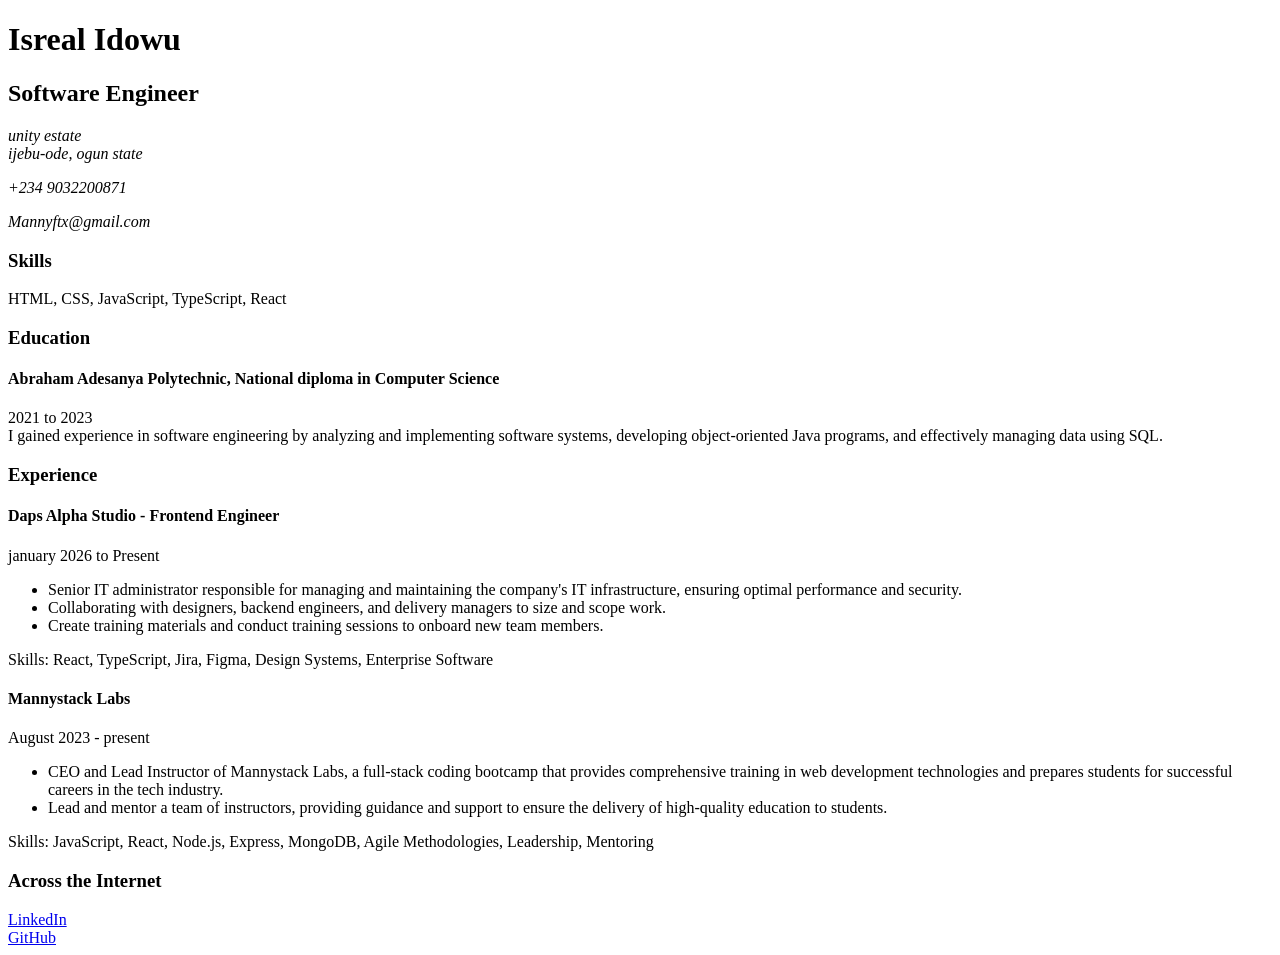
<file: Frontend projects/01-single-page-cv/index.html>
<!DOCTYPE html>
<html lang="en">
  <head>
    <meta charset="UTF-8" />
    <meta name="viewport" content="width=device-width, initial-scale=1.0" />
    <title>Isreal Idowu - Software Engineer</title>
    <!-- SEO Meta Tags -->
    <meta name="description" content="Single Page CV of Isreal Idowu, a Software Engineer." />
    <meta name="keywords" content="Frontend Developer, HTML, CSS, JavaScript, Resume, Web Development" />
    <meta name="author" content="Isreal Idowu" />
    <!-- Open Graph Meta Tags -->
    <meta property="og:title" content="Isreal Idowu - Software Engineer" />
    <meta property="og:description" content="Single Page CV of Isreal Idowu, a Software Engineer." />
    <meta property="og:image" content="https://Mannystack.com/og-image.jpg" />
    <meta property="og:type" content="website" />
    <meta property="og:url" content="https://Mannystack.com" />
    <!-- Favicon -->
    <link rel="icon" href="https://Mannystack.com/favicon.ico" type="image/x-icon" />
  </head>

  <body>
    <header>
      <h1>Isreal Idowu</h1>
      <h2>Software Engineer</h2>
      <div class="contact-info">
        <address>
          unity estate<br />
          ijebu-ode, ogun state<br />
          <p>+234 9032200871</p>
          <p>Mannyftx@gmail.com</p>
        </address>
      </div>
    </header>

    <main>
      <section class="skills">
        <h3 class="section-title">Skills</h3>
        <p>
          HTML, CSS, JavaScript, TypeScript, React
        </p>
      </section>

      <section class="education">
        <h3 class="section-title">Education</h3>
        <h4>Abraham Adesanya Polytechnic, National diploma in Computer Science</h4>
        <p>
           2021 to 2023<br />
          I gained experience in software engineering by analyzing and
          implementing software systems, developing object-oriented Java
          programs, and effectively managing data using SQL.
        </p>
      </section>

      <section class="experience">
        <h3 class="section-title">Experience</h3>
        <article>
          <h4>Daps Alpha Studio - Frontend Engineer</h4>
          <p>january 2026 to Present</p>
          <ul>
            <li>
             Senior IT administrator responsible for managing and maintaining the company's IT infrastructure, ensuring optimal performance and security.
            </li>
            <li>
              Collaborating with designers, backend engineers, and delivery
              managers to size and scope work.
            </li>
            <li>
              Create training materials and conduct training sessions to onboard
              new team members.
            </li>
          </ul>
          <p>
            Skills: React, TypeScript, Jira, Figma, Design Systems, Enterprise
            Software
          </p>
        </article>

        <article>
          <h4>Mannystack Labs</h4>
          <p>August 2023 - present</p>
          <ul>
            <li>
              CEO and Lead Instructor of Mannystack Labs, a full-stack coding bootcamp that provides comprehensive training in web development technologies and prepares students for successful careers in the tech industry.
            </li>
            <li>
              Lead and mentor a team of instructors, providing guidance and support to ensure the delivery of high-quality education to students.
            </li>
          </ul>
          <p>
            Skills: JavaScript, React, Node.js, Express, MongoDB, Agile
            Methodologies, Leadership, Mentoring
          </p>
        </article>
      </section>

      <section class="internet">
        <h3 class="section-title">Across the Internet</h3>
        <a href="https://www.linkedin.com/in/idowu-israel-02a439315?utm_source=share_via&utm_content=profile&utm_medium=member_ios">LinkedIn</a><br />
        <a href="https://github.com/Anovenom/Anovemon">GitHub</a><br />
      </section>
    </main>
  </body>
</html>
</file>
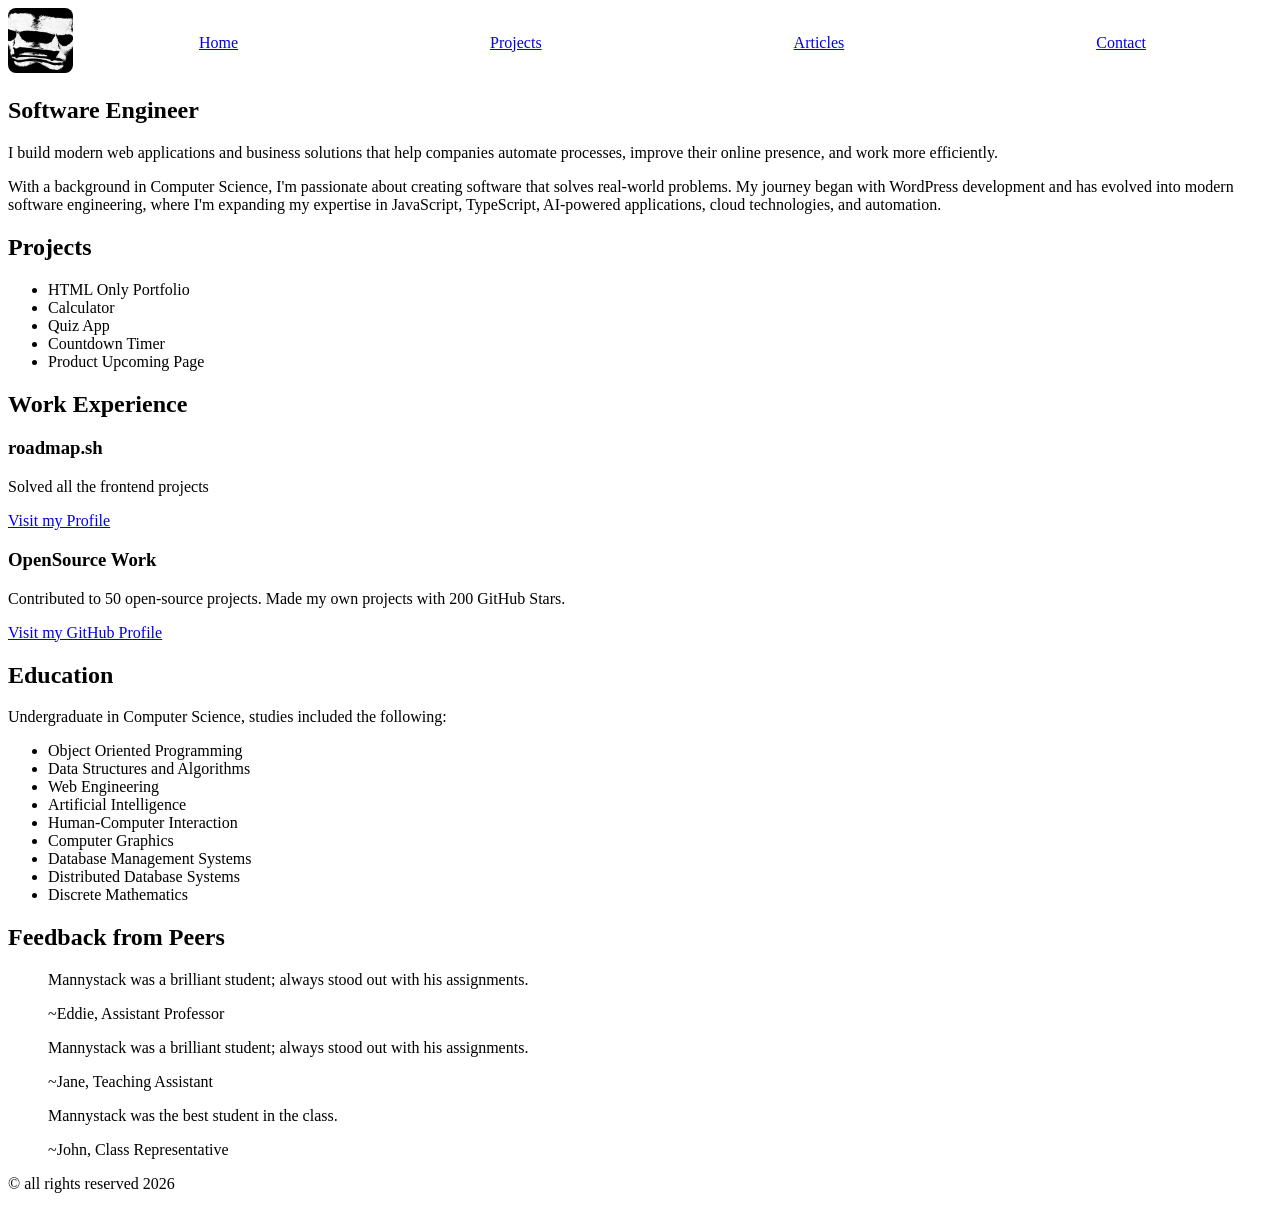
<file: Frontend projects/02-basic-html-profile/index.html>
<!DOCTYPE html>
<html lang="en">
  <head>
    <meta charset="UTF-8" />
    <meta name="viewport" content="width=device-width, initial-scale=1.0" />
    <!-- SEO Meta Tags -->
    <meta name="description" content="Single Page CV of Isreal Idowu, a Software Engineer." />
    <meta name="keywords" content="Frontend Developer, HTML, CSS, JavaScript, Resume, Web Development" />
    <meta name="author" content="Isreal Idowu" />
     <title>Mannystack</title>
    <link rel="stylesheet" href="style.css" />
  </head>

  <body>
    <header>
     <div class="logo">
      <img width="65" src="../asset/github dp.jpeg" alt="Mannystack Logo" />
     </div>

     <nav>
      <ul>
        <li><a href="index.html">Home</a></li>
        <li><a href="projects.html">Projects</a></li>
        <li><a href="articles.html">Articles</a></li>
        <li><a href="contact.html">Contact</a></li>
      </ul>
     </nav>

    </header>

    <main>
      <section class="intro">
        <h1>Software Engineer</h1>
        <p>
          I build modern web applications and business solutions that help companies automate processes, improve their online presence, and work more efficiently.
        </p>
        <p>
          With a background in Computer Science, I'm passionate about creating software that solves real-world problems. My journey began with WordPress development and has evolved into modern software engineering, where I'm expanding my expertise in JavaScript, TypeScript, AI-powered applications, cloud technologies, and automation.
        </p>
      </section>

      <section class="projects">
        <h2>Projects</h2>
        <ul>
          <li>HTML Only Portfolio</li>
          <li>Calculator</li>
          <li>Quiz App</li>
          <li>Countdown Timer</li>
          <li>Product Upcoming Page</li>
        </ul>
      </section>

      <section class="work-experience">
        <h2>Work Experience</h2>
        <article>
          <h3>roadmap.sh</h3>
          <p>Solved all the frontend projects</p>
          <a href="projects.html">Visit my Profile</a>
        </article>
        <article>
          <h3>OpenSource Work</h3>
          <p>Contributed to 50 open-source projects. Made my own projects with 200 GitHub Stars.</p>
          <a href="https://github.com/Anovenom">Visit my GitHub Profile</a>
        </article>
      </section>

      <section class="education">
        <h2>Education</h2>
        <p>
          Undergraduate in Computer Science, studies included the following:
        </p>
        <ul>
          <li>Object Oriented Programming</li>
          <li>Data Structures and Algorithms</li>
          <li>Web Engineering</li>
          <li>Artificial Intelligence</li>
          <li>Human-Computer Interaction</li>
          <li>Computer Graphics</li>
          <li>Database Management Systems</li>
          <li>Distributed Database Systems</li>
          <li>Discrete Mathematics</li>
        </ul>
      </section>

      <aside class="reviews">
        <h2>Feedback from Peers</h2>
        <blockquote>
          <p>Mannystack was a brilliant student; always stood out with his assignments.</p>
          <footer>~Eddie, Assistant Professor</footer>
        </blockquote>
        <blockquote>
          <p>Mannystack was a brilliant student; always stood out with his assignments.</p>
          <footer>~Jane, Teaching Assistant</footer>
        </blockquote>
        <blockquote>
          <p>Mannystack was the best student in the class.</p>
          <footer>~John, Class Representative</footer>
        </blockquote>
      </aside>
    </main>

    <footer>
      <p>&copy; all rights reserved 2026</p>
    </footer>

  </body>
</html>
</file>
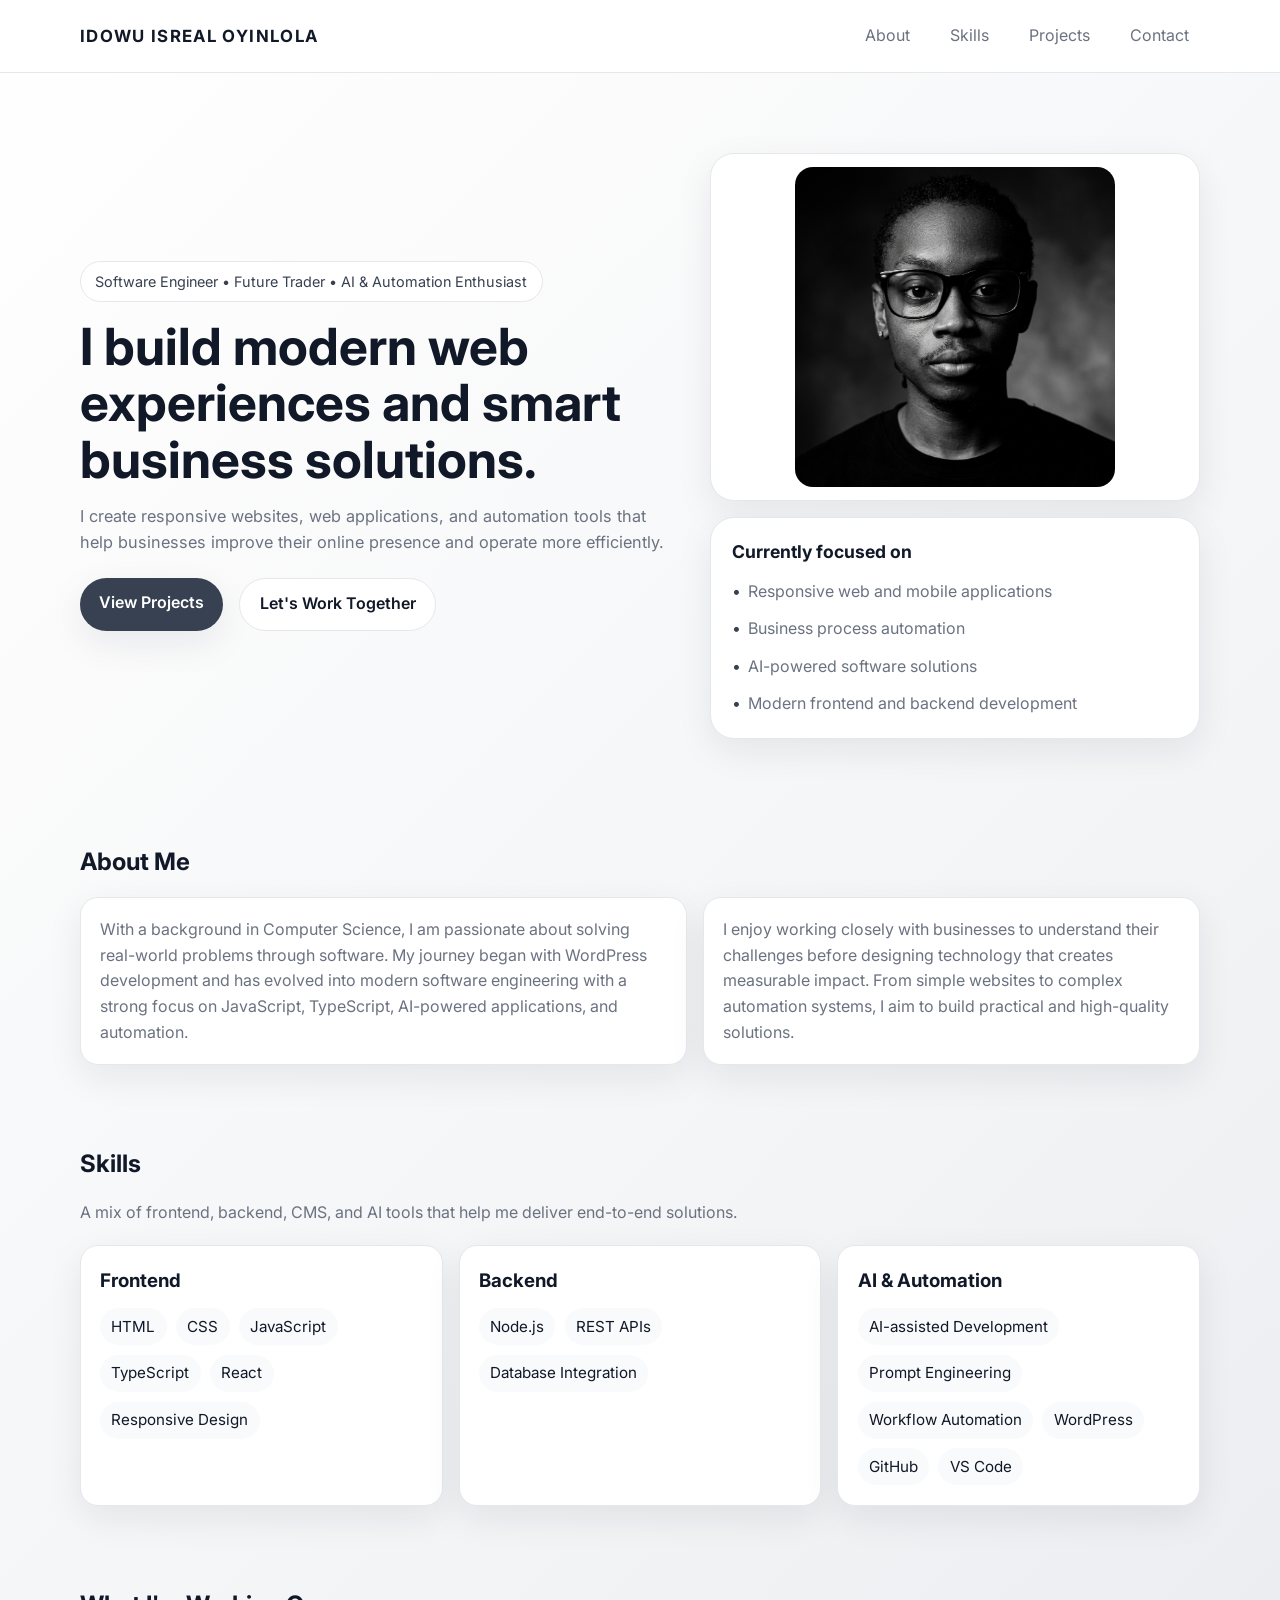
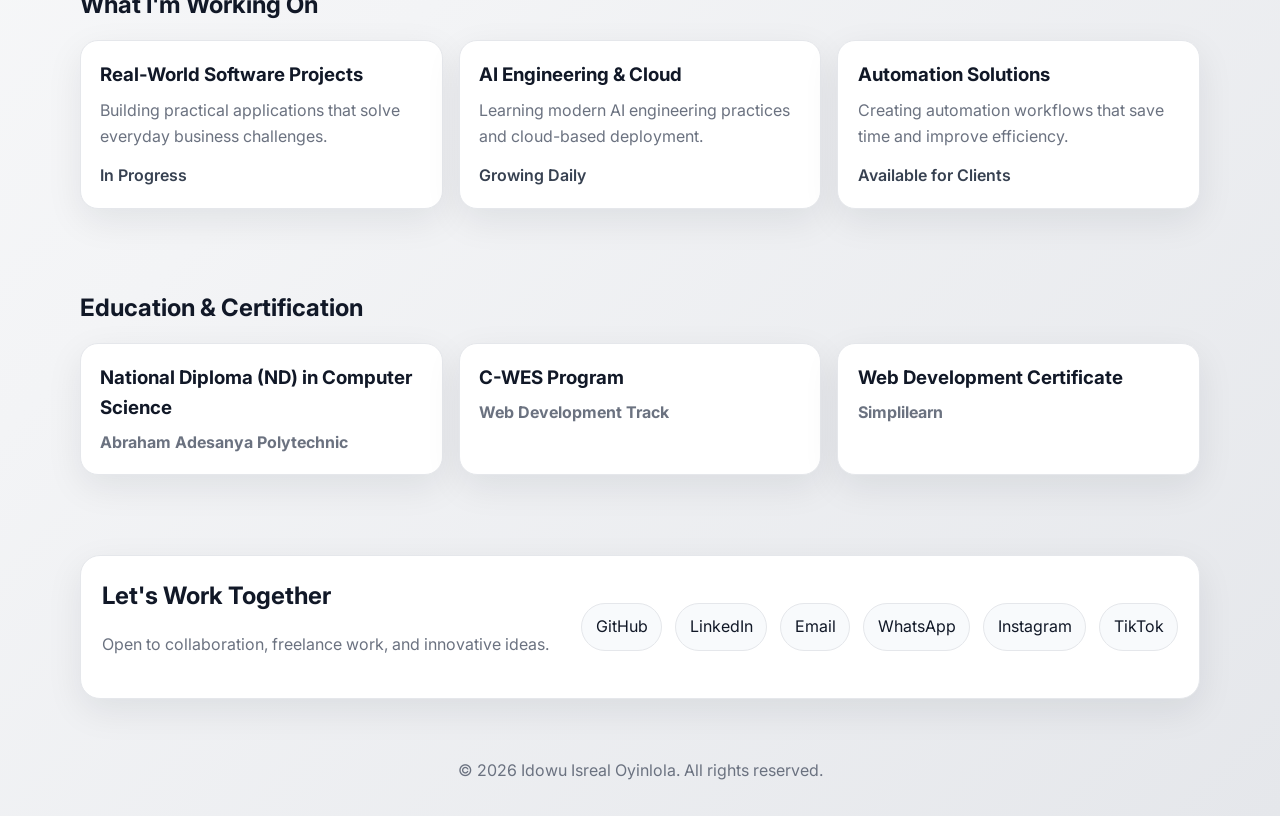
<file: Frontend projects/03-personal-portfolio/index.html>
<!DOCTYPE html>
<html lang="en">
  <head>
    <meta charset="UTF-8" />
    <meta name="viewport" content="width=device-width, initial-scale=1.0" />
    <title>Idowu Isreal Oyinlola | Portfolio</title>
    <meta
      name="description"
      content="Portfolio of Idowu Isreal Oyinlola, a software engineer passionate about web development, automation, and AI-powered solutions."
    />
    <link rel="preconnect" href="https://fonts.googleapis.com" />
    <link rel="preconnect" href="https://fonts.gstatic.com" crossorigin />
    <link
      href="https://fonts.googleapis.com/css2?family=Inter:wght@400;500;600;700;800&display=swap"
      rel="stylesheet"
    />
    <link rel="stylesheet" href="styles.css" />
  </head>
  <body>
    <header>
      <div class="container navbar">
        <a class="brand" href="#home">Idowu Isreal Oyinlola</a>
        <nav class="nav-links">
          <a href="#about">About</a>
          <a href="#skills">Skills</a>
          <a href="#projects">Projects</a>
          <a href="#contact">Contact</a>
        </nav>
      </div>
    </header>

    <main id="home">
      <section class="hero">
        <div class="container hero-grid">
          <div>
            <div class="badge">Software Engineer • Future Trader • AI & Automation Enthusiast</div>
            <h1>I build modern web experiences and smart business solutions.</h1>
            <p>
              I create responsive websites, web applications, and automation tools that help businesses improve their online presence and operate more efficiently.
            </p>
            <div class="hero-actions">
              <a class="btn btn-primary" href="#projects">View Projects</a>
              <a class="btn btn-secondary" href="#contact">Let's Work Together</a>
            </div>
          </div>

          <div class="hero-visual">
            <div class="image-frame">
              <img class="profile-image" src="src/Meet_Manny.JPG" alt="Idowu Isreal Oyinlola" />
            </div>
            <div class="hero-card">
              <h3>Currently focused on</h3>
              <ul>
                <li>Responsive web and mobile applications</li>
                <li>Business process automation</li>
                <li>AI-powered software solutions</li>
                <li>Modern frontend and backend development</li>
              </ul>
            </div>
          </div>
        </div>
      </section>

      <section id="about">
        <div class="container">
          <h2 class="section-title">About Me</h2>
          <div class="about-grid">
            <div class="card">
              <p>
                With a background in Computer Science, I am passionate about solving real-world problems through software. My journey began with WordPress development and has evolved into modern software engineering with a strong focus on JavaScript, TypeScript, AI-powered applications, and automation.
              </p>
            </div>
            <div class="card">
              <p>
                I enjoy working closely with businesses to understand their challenges before designing technology that creates measurable impact. From simple websites to complex automation systems, I aim to build practical and high-quality solutions.
              </p>
            </div>
          </div>
        </div>
      </section>

      <section id="skills">
        <div class="container">
          <h2 class="section-title">Skills</h2>
          <p class="section-copy">A mix of frontend, backend, CMS, and AI tools that help me deliver end-to-end solutions.</p>
          <div class="skills-grid">
            <div class="card">
              <h3>Frontend</h3>
              <ul>
                <li>HTML</li>
                <li>CSS</li>
                <li>JavaScript</li>
                <li>TypeScript</li>
                <li>React</li>
                <li>Responsive Design</li>
              </ul>
            </div>
            <div class="card">
              <h3>Backend</h3>
              <ul>
                <li>Node.js</li>
                <li>REST APIs</li>
                <li>Database Integration</li>
              </ul>
            </div>
            <div class="card">
              <h3>AI & Automation</h3>
              <ul>
                <li>AI-assisted Development</li>
                <li>Prompt Engineering</li>
                <li>Workflow Automation</li>
                <li>WordPress</li>
                <li>GitHub</li>
                <li>VS Code</li>
              </ul>
            </div>
          </div>
        </div>
      </section>

      <section id="projects">
        <div class="container">
          <h2 class="section-title">What I'm Working On</h2>
          <div class="projects-grid">
            <article class="card project-card">
              <h3>Real-World Software Projects</h3>
              <p>Building practical applications that solve everyday business challenges.</p>
              <span>In Progress</span>
            </article>
            <article class="card project-card">
              <h3>AI Engineering & Cloud</h3>
              <p>Learning modern AI engineering practices and cloud-based deployment.</p>
              <span>Growing Daily</span>
            </article>
            <article class="card project-card">
              <h3>Automation Solutions</h3>
              <p>Creating automation workflows that save time and improve efficiency.</p>
              <span>Available for Clients</span>
            </article>
          </div>
        </div>
      </section>

      <section id="education">
        <div class="container">
          <h2 class="section-title">Education & Certification</h2>
          <div class="education-grid">
            <div class="card">
              <h3>National Diploma (ND) in Computer Science</h3>
              <p><strong>Abraham Adesanya Polytechnic</strong></p>
            </div>
            <div class="card">
              <h3>C-WES Program</h3>
              <p><strong>Web Development Track</strong></p>
            </div>
            <div class="card">
              <h3>Web Development Certificate</h3>
              <p><strong>Simplilearn</strong></p>
            </div>
          </div>
        </div>
      </section>

      <section id="contact">
        <div class="container">
          <div class="contact-box">
            <div>
              <h2 class="section-title">Let's Work Together</h2>
              <p class="section-copy">Open to collaboration, freelance work, and innovative ideas.</p>
            </div>
            <div class="social-links">
              <a href="https://github.com/Anovenom" target="_blank" rel="noreferrer">GitHub</a>
              <a href="https://www.linkedin.com/in/idowu-israel-02a439315" target="_blank" rel="noreferrer">LinkedIn</a>
              <a href="mailto:idowesteazy@email.com">Email</a>
              <a href="https://wa.me/2349032200871" target="_blank" rel="noreferrer">WhatsApp</a>
              <a href="https://instagram.com/Manny_ftx" target="_blank" rel="noreferrer">Instagram</a>
              <a href="https://tiktok.com/@mannyftx" target="_blank" rel="noreferrer">TikTok</a>
            </div>
          </div>
        </div>
      </section>
    </main>

    <footer>
      <div class="container">© 2026 Idowu Isreal Oyinlola. All rights reserved.</div>
    </footer>

    <script src="script.js"></script>
  </body>
</html>
</file>
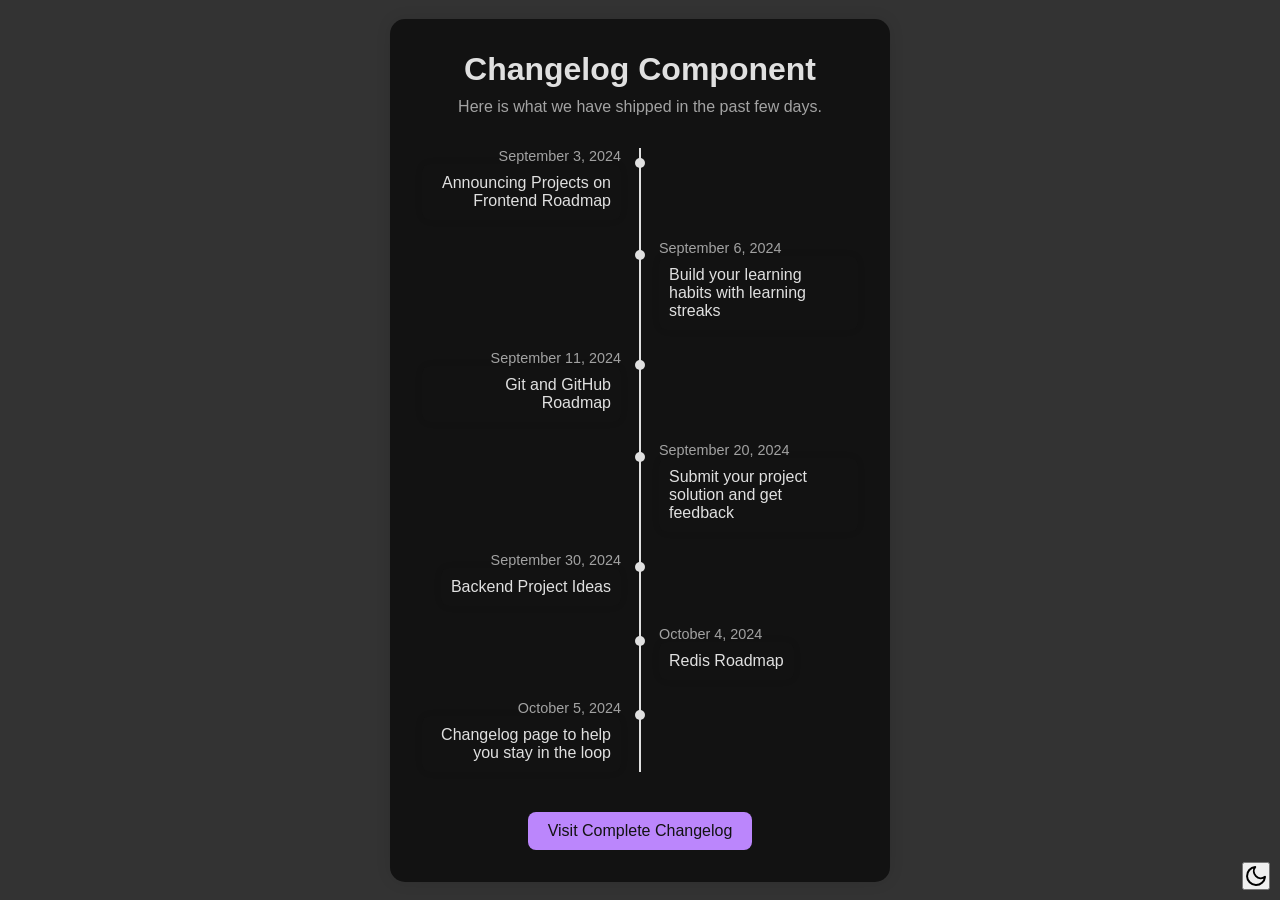
<file: Frontend projects/04-changelog-component/index.html>
<!DOCTYPE html>
<html lang="en">
  <head>
    <meta charset="UTF-8" />
    <meta name="viewport" content="width=device-width, initial-scale=1.0" />
    <title>changelog-component</title>
    <meta
      name="description"
      content="A changelog component that displays a list of updates and changes made to a project or application, allowing users to stay informed about the latest features, improvements, and bug fixes."
    />
    <link rel="preconnect" href="https://fonts.googleapis.com" />
    <link rel="preconnect" href="https://fonts.gstatic.com" crossorigin />
    <link
      href="https://fonts.googleapis.com/css2?family=Inter:wght@400;500;600;700;800&display=swap"
      rel="stylesheet"
    />
    <link rel="stylesheet" href="styles.css" />
  </head>
  <body>
    <div class="changelog-container">
      <h1>Changelog Component</h1>
      <p>Here is what we have shipped in the past few days.</p>

      <div class="timeline">
        <div class="timeline-item">
          <div class="timeline-date">September 3, 2024</div>
          <div class="timeline-content">Announcing Projects on Frontend Roadmap</div>
        </div>

        <div class="timeline-item">
          <div class="timeline-date">September 6, 2024</div>
          <div class="timeline-content">Build your learning habits with learning streaks</div>
        </div>

        <div class="timeline-item">
          <div class="timeline-date">September 11, 2024</div>
          <div class="timeline-content">Git and GitHub Roadmap</div>
        </div>

        <div class="timeline-item">
          <div class="timeline-date">September 20, 2024</div>
          <div class="timeline-content">Submit your project solution and get feedback</div>
        </div>

        <div class="timeline-item">
          <div class="timeline-date">September 30, 2024</div>
          <div class="timeline-content">Backend Project Ideas</div>
        </div>

        <div class="timeline-item">
          <div class="timeline-date">October 4, 2024</div>
          <div class="timeline-content">Redis Roadmap</div>
        </div>

        <div class="timeline-item">
          <div class="timeline-date">October 5, 2024</div>
          <div class="timeline-content">Changelog page to help you stay in the loop</div>
        </div>

      </div>
       <a href="#" class="button">Visit Complete Changelog</a>
    </div>
      <script src="script.js"></script>
  </body>
</html>
</file>
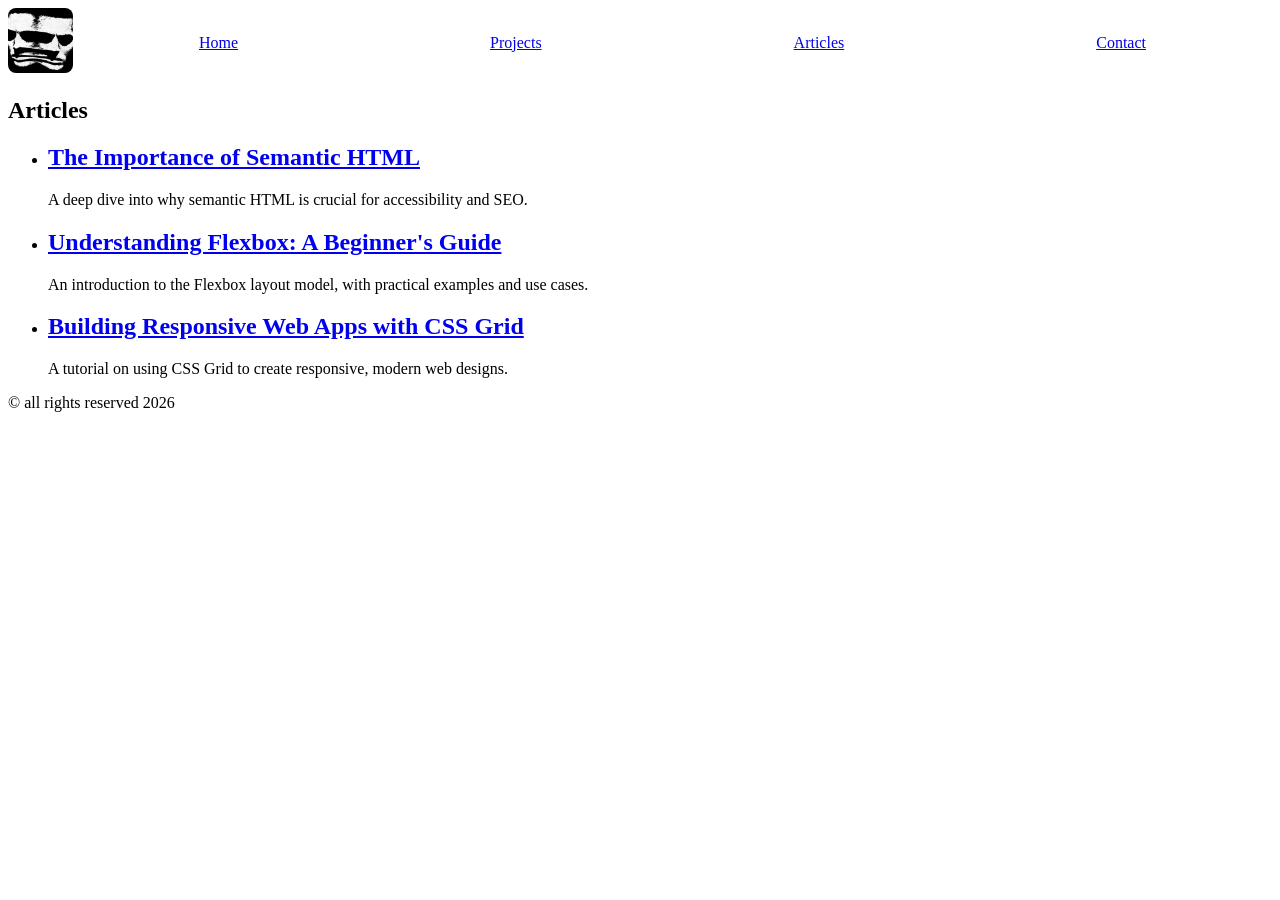
<file: Frontend projects/02-basic-html-profile/articles.html>
<!DOCTYPE html>
<html lang="en">
  <head>
    <meta charset="UTF-8" />
    <meta name="viewport" content="width=device-width, initial-scale=1.0" />
    <!-- SEO Meta Tags -->
    <meta name="description" content="Single Page CV of Isreal Idowu, a Software Engineer." />
    <meta name="keywords" content="Frontend Developer, HTML, CSS, JavaScript, Resume, Web Development" />
    <meta name="author" content="Isreal Idowu" />
     <title>Mannystack</title>
    <link rel="stylesheet" href="style.css" />
  </head>

  <body>
    <header>
     <div class="logo">
      <img width="65" src="../asset/github dp.jpeg" alt="Mannystack Logo" />
     </div>

     <nav>
      <ul>
        <li><a href="index.html">Home</a></li>
        <li><a href="projects.html">Projects</a></li>
        <li><a href="articles.html">Articles</a></li>
        <li><a href="contact.html">Contact</a></li>
      </ul>
     </nav>

    </header>

    <main>
      <section class="articles">
        <h1>Articles</h1>
        <ul>
          <li>
            <h2><a href="article1.html">The Importance of Semantic HTML</a></h2>
            <p>A deep dive into why semantic HTML is crucial for accessibility and SEO.</p>
          </li>
          <li>
            <h2><a href="article2.html">Understanding Flexbox: A Beginner's Guide</a></h2>
            <p>An introduction to the Flexbox layout model, with practical examples and use cases.</p>
          </li>
          <li>
            <h2><a href="article3.html">Building Responsive Web Apps with CSS Grid</a></h2>
            <p>A tutorial on using CSS Grid to create responsive, modern web designs.</p>
          </li>
        </ul>
      </section>
    </main>

    <footer>
      <p>&copy; all rights reserved 2026</p>
    </footer>

  </body>
</html>
</file>
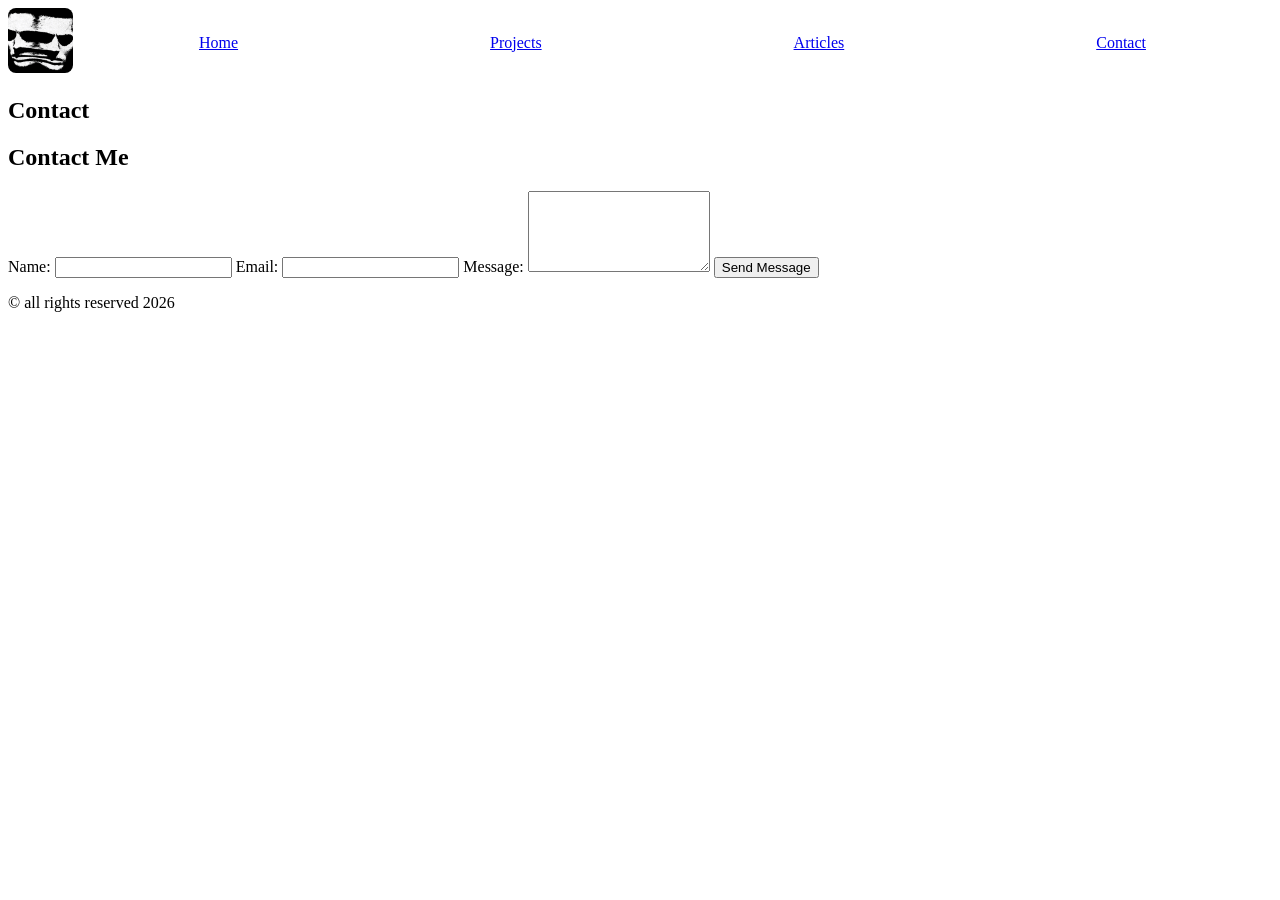
<file: Frontend projects/02-basic-html-profile/contact.html>
<!DOCTYPE html>
<html lang="en">
  <head>
    <meta charset="UTF-8" />
    <meta name="viewport" content="width=device-width, initial-scale=1.0" />
    <!-- SEO Meta Tags -->
    <meta name="description" content="Single Page CV of Isreal Idowu, a Software Engineer." />
    <meta name="keywords" content="Frontend Developer, HTML, CSS, JavaScript, Resume, Web Development" />
    <meta name="author" content="Isreal Idowu" />
     <title>Mannystack</title>
    <link rel="stylesheet" href="style.css" />
  </head>

  <body>
    <header>
     <div class="logo">
      <img width="65" src="../asset/github dp.jpeg" alt="Mannystack Logo" />
     </div>

     <nav>
      <ul>
        <li><a href="index.html">Home</a></li>
        <li><a href="projects.html">Projects</a></li>
        <li><a href="articles.html">Articles</a></li>
        <li><a href="contact.html">Contact</a></li>
      </ul>
     </nav>

    </header>

    <main>
      <section class="contact">
        <h1>Contact</h1>
         <h1>Contact Me</h1>
        <form action="submit_form.php" method="POST">
          <label for="name">Name:</label>
          <input type="text" id="name" name="name" required>

          <label for="email">Email:</label>
          <input type="email" id="email" name="email" required>

          <label for="message">Message:</label>
          <textarea id="message" name="message" rows="5" required></textarea>

          <button type="submit">Send Message</button>
        </form>
      </section>
    </main>

    <footer>
      <p>&copy; all rights reserved 2026</p>
    </footer>

  </body>
</html>
</file>
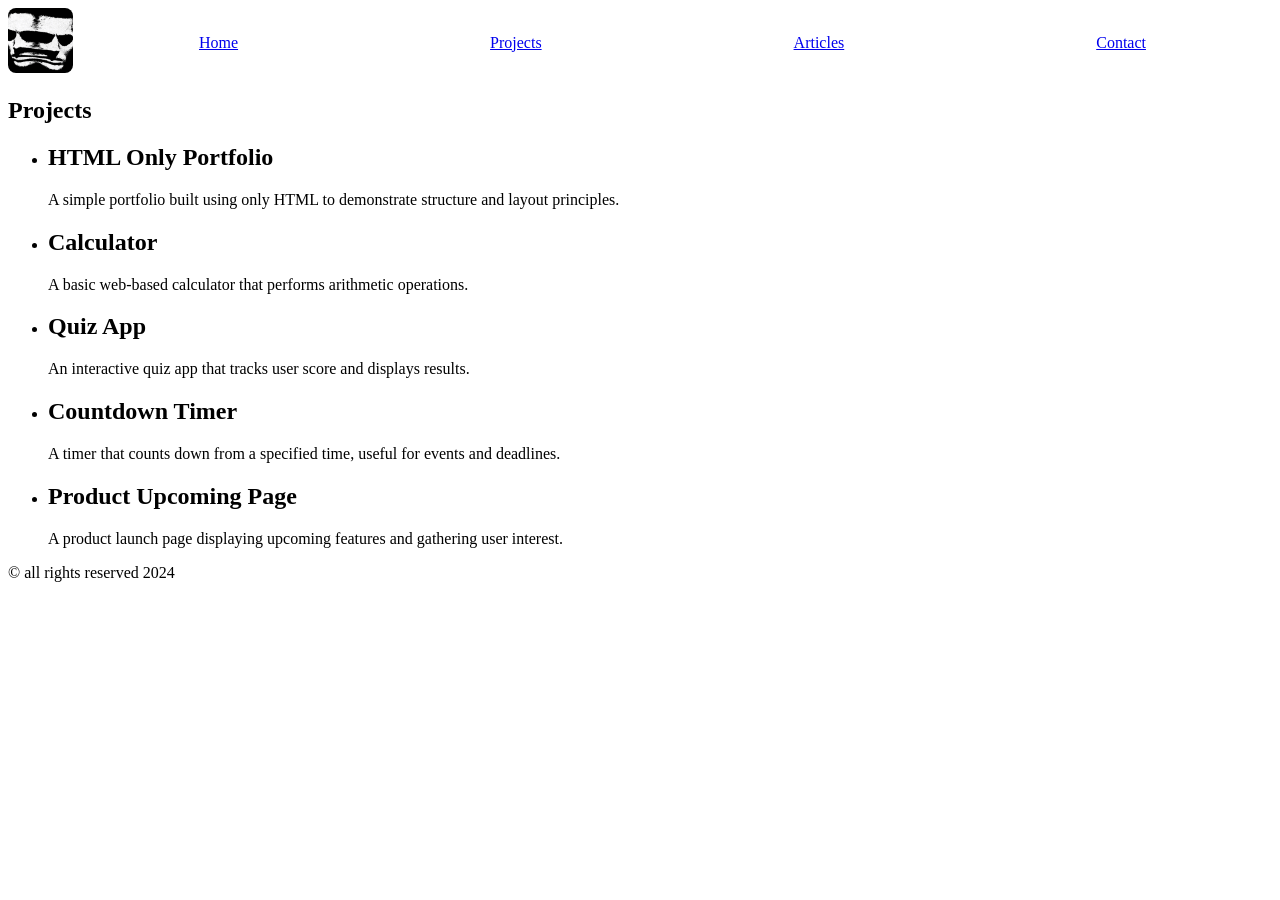
<file: Frontend projects/02-basic-html-profile/projects.html>
<!DOCTYPE html>
<html lang="en">
  <head>
    <meta charset="UTF-8" />
    <meta name="viewport" content="width=device-width, initial-scale=1.0" />
    <!-- SEO Meta Tags -->
    <meta name="description" content="Single Page CV of Isreal Idowu, a Software Engineer." />
    <meta name="keywords" content="Frontend Developer, HTML, CSS, JavaScript, Resume, Web Development" />
    <meta name="author" content="Isreal Idowu" />
     <title>Mannystack</title>
    <link rel="stylesheet" href="style.css" />
  </head>

  <body>
    <header>
     <div class="logo">
      <img width="65" src="../asset/github dp.jpeg" alt="Mannystack Logo" />
     </div>

     <nav>
      <ul>
        <li><a href="index.html">Home</a></li>
        <li><a href="projects.html">Projects</a></li>
        <li><a href="articles.html">Articles</a></li>
        <li><a href="contact.html">Contact</a></li>
      </ul>
     </nav>

    </header>

    <main>
      <section class="projects">
        <h1>Projects</h1>
        <ul>
          <li>
            <h2>HTML Only Portfolio</h2>
            <p>A simple portfolio built using only HTML to demonstrate structure and layout principles.</p>
          </li>
          <li>
            <h2>Calculator</h2>
            <p>A basic web-based calculator that performs arithmetic operations.</p>
          </li>
          <li>
            <h2>Quiz App</h2>
            <p>An interactive quiz app that tracks user score and displays results.</p>
          </li>
          <li>
            <h2>Countdown Timer</h2>
            <p>A timer that counts down from a specified time, useful for events and deadlines.</p>
          </li>
          <li>
            <h2>Product Upcoming Page</h2>
            <p>A product launch page displaying upcoming features and gathering user interest.</p>
          </li>
        </ul>
      </section>
    </main>

    <footer>
      <p>&copy; all rights reserved 2024</p>
    </footer>

  </body>
</html>
</file>
<file: Frontend projects/02-basic-html-profile/style.css>
header {
  display: flex;
  justify-content: space-between;
  align-items: center;
}

nav {
  flex-grow: 1;
}

nav ul {
  display: flex;
  justify-content: space-around;
  list-style-type: none;
  padding: 0;
}

.logo img {
  border-radius: 8px;
}
</file>
<file: Frontend projects/03-personal-portfolio/styles.css>
:root {
  --bg: #f3f4f6;
  --surface: #ffffff;
  --surface-strong: #f8fafc;
  --text: #111827;
  --muted: #6b7280;
  --accent: #374151;
  --accent-2: #9ca3af;
  --border: #e5e7eb;
  --shadow: 0 12px 36px rgba(15, 23, 42, 0.08);
}

* {
  box-sizing: border-box;
  margin: 0;
  padding: 0;
}

html {
  scroll-behavior: smooth;
}

body {
  font-family: "Inter", "Segoe UI", Roboto, Arial, sans-serif;
  background: linear-gradient(135deg, #ffffff 0%, #f3f4f6 55%, #e5e7eb 100%);
  color: var(--text);
  line-height: 1.6;
}

a {
  color: inherit;
  text-decoration: none;
}

img {
  max-width: 100%;
  display: block;
}

.container {
  width: min(1120px, calc(100% - 2rem));
  margin: 0 auto;
}

header {
  position: sticky;
  top: 0;
  z-index: 20;
  backdrop-filter: blur(16px);
  background: rgba(255, 255, 255, 0.9);
  border-bottom: 1px solid var(--border);
}

.navbar {
  display: flex;
  justify-content: space-between;
  align-items: center;
  padding: 1rem 0;
}

.brand {
  font-size: 1.05rem;
  font-weight: 700;
  letter-spacing: 0.08em;
  text-transform: uppercase;
}

.nav-links {
  display: flex;
  gap: 1.1rem;
  flex-wrap: wrap;
}

.nav-links a {
  padding: 0.45rem 0.7rem;
  border-radius: 999px;
  color: var(--muted);
  transition: 0.3s ease;
}

.nav-links a:hover {
  color: var(--text);
  background: var(--surface-strong);
}

.hero {
  padding: 5rem 0 4rem;
}

.hero-grid {
  display: grid;
  grid-template-columns: 1.1fr 0.9fr;
  gap: 2rem;
  align-items: center;
}

.badge {
  display: inline-flex;
  align-items: center;
  gap: 0.5rem;
  padding: 0.5rem 0.9rem;
  border: 1px solid var(--border);
  background: var(--surface);
  border-radius: 999px;
  color: var(--accent);
  font-size: 0.9rem;
  margin-bottom: 1rem;
}

.hero h1 {
  font-size: clamp(2rem, 4vw, 3.2rem);
  line-height: 1.1;
  margin-bottom: 1rem;
}

.hero p {
  color: var(--muted);
  font-size: 1.02rem;
  max-width: 650px;
}

.hero-actions {
  display: flex;
  flex-wrap: wrap;
  gap: 1rem;
  margin-top: 1.4rem;
}

.btn {
  display: inline-block;
  padding: 0.8rem 1.2rem;
  border-radius: 999px;
  font-weight: 600;
  transition: transform 0.25s ease, box-shadow 0.25s ease;
}

.btn:hover {
  transform: translateY(-2px);
}

.btn-primary {
  background: var(--accent);
  color: white;
  box-shadow: var(--shadow);
}

.btn-secondary {
  border: 1px solid var(--border);
  background: var(--surface);
  color: var(--text);
}

.hero-visual {
  display: grid;
  gap: 1rem;
}

.image-frame {
  padding: 0.8rem;
  border-radius: 24px;
  background: var(--surface);
  box-shadow: var(--shadow);
  border: 1px solid var(--border);
}

.profile-image {
  width: min(100%, 320px);
  height: 320px;
  object-fit: cover;
  border-radius: 18px;
  margin: 0 auto;
}

.hero-card {
  padding: 1.3rem;
  border: 1px solid var(--border);
  border-radius: 24px;
  background: var(--surface);
  box-shadow: var(--shadow);
}

.hero-card h3 {
  margin-bottom: 0.75rem;
  font-size: 1.1rem;
}

.hero-card ul {
  list-style: none;
  display: grid;
  gap: 0.75rem;
}

.hero-card li {
  color: var(--muted);
  padding-left: 1rem;
  position: relative;
}

.hero-card li::before {
  content: "•";
  position: absolute;
  left: 0;
  color: var(--accent);
}

section {
  padding: 2.5rem 0;
}

.section-title {
  font-size: 1.5rem;
  margin-bottom: 1rem;
}

.section-copy {
  color: var(--muted);
  margin-bottom: 1.25rem;
}

.about-grid,
.projects-grid,
.skills-grid {
  display: grid;
  gap: 1rem;
}

.about-grid {
  grid-template-columns: 1.1fr 0.9fr;
}

.card {
  background: var(--surface);
  border: 1px solid var(--border);
  border-radius: 18px;
  padding: 1.2rem;
  box-shadow: var(--shadow);
}

.card p,
.card li {
  color: var(--muted);
}

.skills-grid {
  grid-template-columns: repeat(3, minmax(0, 1fr));
}

.skills-grid .card h3 {
  margin-bottom: 0.8rem;
}

.skills-grid ul {
  list-style: none;
  display: flex;
  flex-wrap: wrap;
  gap: 0.6rem;
}

.skills-grid li {
  padding: 0.4rem 0.7rem;
  border-radius: 999px;
  background: var(--surface-strong);
  color: var(--text);
  font-size: 0.95rem;
}

.projects-grid {
  grid-template-columns: repeat(3, minmax(0, 1fr));
}

.education-grid {
  display: grid;
  grid-template-columns: repeat(3, minmax(0, 1fr));
  gap: 1rem;
}

.project-card h3 {
  margin-bottom: 0.5rem;
}

.project-card p {
  margin-bottom: 0.85rem;
}

.project-card span {
  display: inline-block;
  color: var(--accent);
  font-weight: 600;
}

.education-grid h3 {
  margin-bottom: 0.4rem;
}

.education-grid p {
  color: var(--muted);
}

.contact-box {
  display: flex;
  justify-content: space-between;
  align-items: center;
  gap: 1rem;
  flex-wrap: wrap;
  padding: 1.3rem;
  border: 1px solid var(--border);
  border-radius: 20px;
  background: var(--surface);
  box-shadow: var(--shadow);
}

.social-links {
  display: flex;
  flex-wrap: wrap;
  gap: 0.8rem;
}

.social-links a {
  padding: 0.65rem 0.85rem;
  border-radius: 999px;
  background: var(--surface-strong);
  border: 1px solid var(--border);
}

footer {
  text-align: center;
  color: var(--muted);
  padding: 1.2rem 0 2rem;
}

@media (max-width: 900px) {
  .hero-grid,
  .about-grid,
  .skills-grid,
  .projects-grid,
  .education-grid {
    grid-template-columns: 1fr;
  }
}

@media (max-width: 640px) {
  .navbar {
    flex-direction: column;
    gap: 0.7rem;
  }

  .hero {
    padding-top: 3.5rem;
  }

  .nav-links {
    justify-content: center;
  }

  .profile-image {
    height: 260px;
  }
}
</file>
<file: Frontend projects/04-changelog-component/styles.css>
:root {
  --background-color: #fff;
  --text-color: #000;
  --text-accent-color: #666;
  --accent-color: #007acc;
  --accent-hover-color: #005bb5;
  --accent-active-color: #003f87;
  --border-color: #e0e0e0;
}

[data-theme='dark'] {
  --background-color: #121212;
  --text-color: #e0e0e0;
  --text-accent-color: #a3a3a3;
  --accent-color: #bb86fc;
  --accent-hover-color: #9f63d6;
  --accent-active-color: #7e3eb0;
  --border-color: #333;
}

* {
  margin: 0;
  padding: 0;
  box-sizing: border-box;
}

body {
  font-family: Arial, sans-serif;
  display: flex;
  justify-content: center;
  align-items: center;
  min-height: 100vh;
  background-color: var(--border-color);
  color: var(--text-color);
}

.changelog-container {
  background-color: var(--background-color);
  padding: 2rem;
  border-radius: 15px;
  max-width: 500px;
  width: 100%;
  box-shadow: 0 0 15px rgba(0, 0, 0, 0.1);
  text-align: center;
}

.changelog-container h1 {
  font-size: 2rem;
  margin-bottom: 10px;
}

.changelog-container p {
  font-size: 1rem;
  color: var(--text-accent-color);
  margin-bottom: 2rem;
}

.timeline {
  position: relative;
  margin: 20px 0;
  padding: 0;
}

.timeline:before {
  content: '';
  position: absolute;
  width: 2px;
  background-color: var(--text-color);
  top: 0;
  bottom: 0;
  left: 50%;
  margin-left: -1px;
}

.timeline-item {
  margin-bottom: 20px;
  position: relative;
  width: calc(50% + 1px);
  padding-right: 20px;
  text-align: right;
}

.timeline-item .timeline-date {
  font-size: 0.9rem;
  color: var(--text-accent-color);
}

.timeline-item .timeline-content {
  font-size: 1rem;
  background-color: var(--background-color);
  border-radius: 8px;
  padding: 10px;
  box-shadow: 0 0 10px rgba(0, 0, 0, 0.05);
  display: inline-block;
}

.timeline-item:nth-child(even) {
  left: calc(50% - 1px);
  text-align: left;
  padding-left: 20px;
  padding-right: 0;
}

.timeline-item:nth-child(even) .timeline-content {
  margin-left: 0;
}

.timeline-item:before {
  content: '';
  position: absolute;
  width: 10px;
  height: 10px;
  right: -4px;
  background-color: var(--text-color);
  border-radius: 50%;
  top: 10px;
}

.timeline-item:nth-child(even):before {
  left: -4px;
  right: auto;
}

.button {
  display: inline-block;
  background-color: var(--accent-color);
  color: var(--background-color);
  padding: 10px 20px;
  text-decoration: none;
  border-radius: 8px;
  margin-top: 20px;
}

.button:hover {
  background-color: var(--accent-hover-color);
}

@media (max-width: 600px) {
  .timeline-item {
    width: 100%;
    text-align: left;
    padding-left: 20px;
  }

  .timeline-item:nth-child(even) {
    left: 0;
    padding-left: 20px;
  }

  .timeline:before {
    left: 10px;
  }

  .timeline-item:before {
    left: 5px;
  }

  .timeline-item:nth-child(even):before {
    left: 5px;
  }
}
</file>
